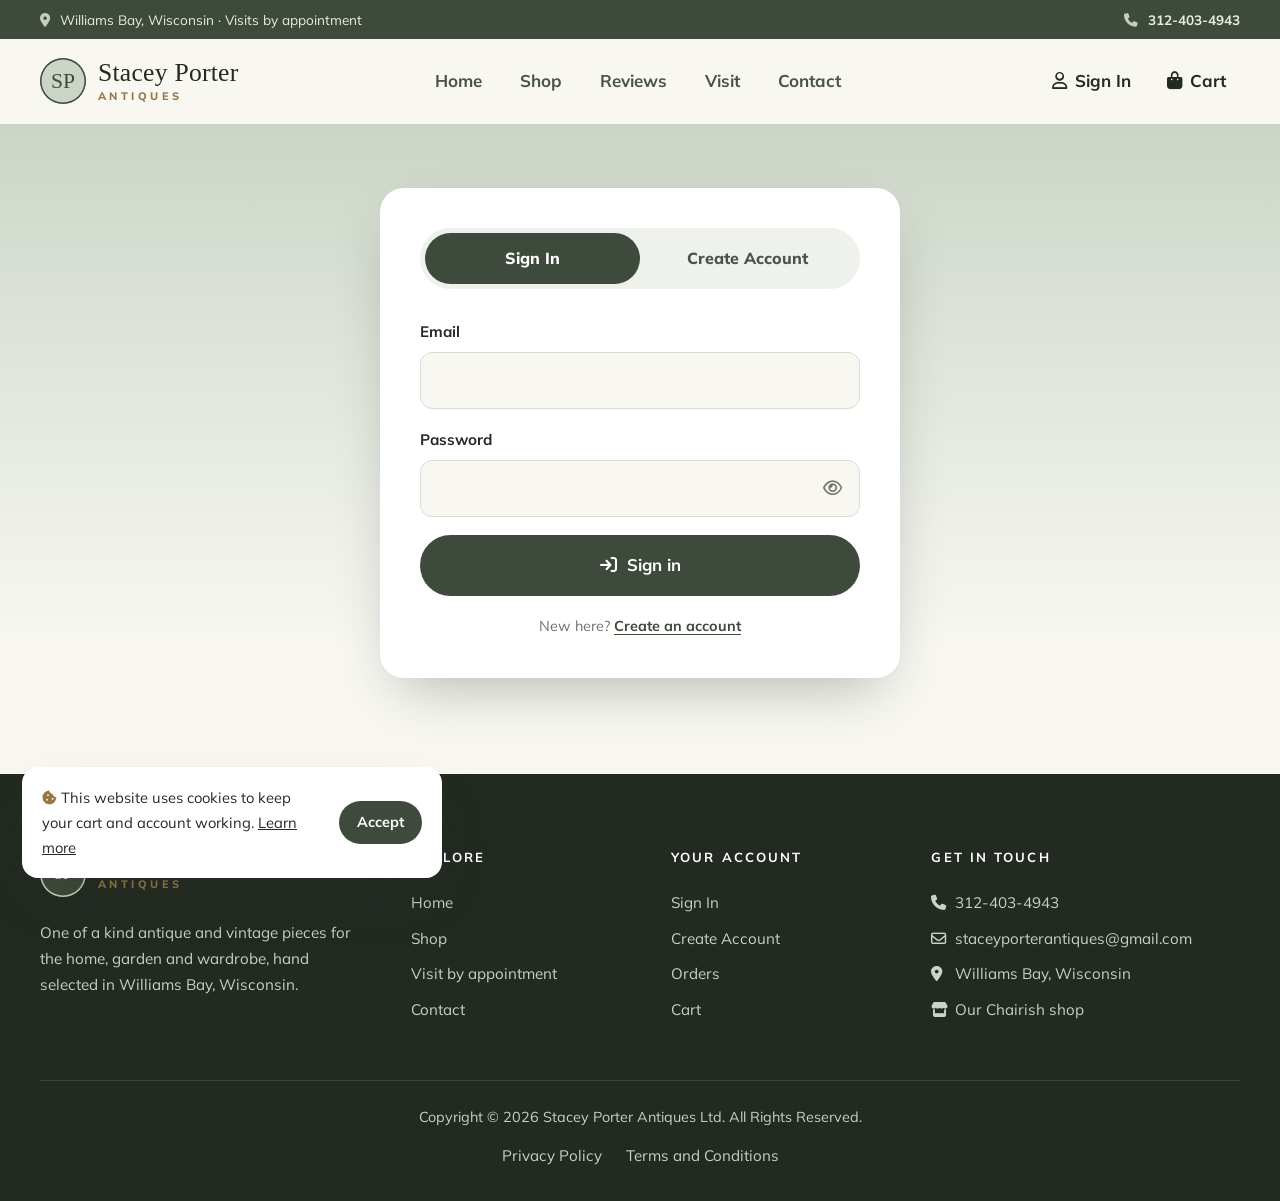
<file: account.html>
<!DOCTYPE html>
<html lang="en">
<head>
<meta charset="utf-8">
<meta name="viewport" content="width=device-width, initial-scale=1">
<title>My Account · Stacey Porter Antiques</title>
<meta name="description" content="Sign in or create an account.">
<meta name="theme-color" content="#ccd4c7">
<link rel="preconnect" href="https://fonts.googleapis.com">
<link rel="preconnect" href="https://fonts.gstatic.com" crossorigin>
<link href="https://fonts.googleapis.com/css2?family=IM+Fell+English:ital@0;1&family=IM+Fell+English+SC&family=Mulish:wght@400;600;700;800&display=swap" rel="stylesheet">
<link rel="stylesheet" href="https://cdnjs.cloudflare.com/ajax/libs/font-awesome/6.5.2/css/all.min.css">
<link rel="stylesheet" href="assets/style.css">
<link rel="icon" href="data:image/svg+xml,<svg xmlns='http://www.w3.org/2000/svg' viewBox='0 0 64 64'><circle cx='32' cy='32' r='30' fill='%23ccd4c7' stroke='%233e4a3b' stroke-width='3'/><text x='32' y='41' font-family='Georgia' font-size='24' font-weight='700' text-anchor='middle' fill='%233e4a3b'>SP</text></svg>">
</head>
<body data-page="account">
<div id="header-slot"></div>
<main id="main">
<section class="acct-page"><div class="wrap" id="acctWrap"></div></section>
</main>
<div id="footer-slot"></div>
<script src="assets/data.js"></script>
<script src="assets/app.js"></script>
</body>
</html>
</file>
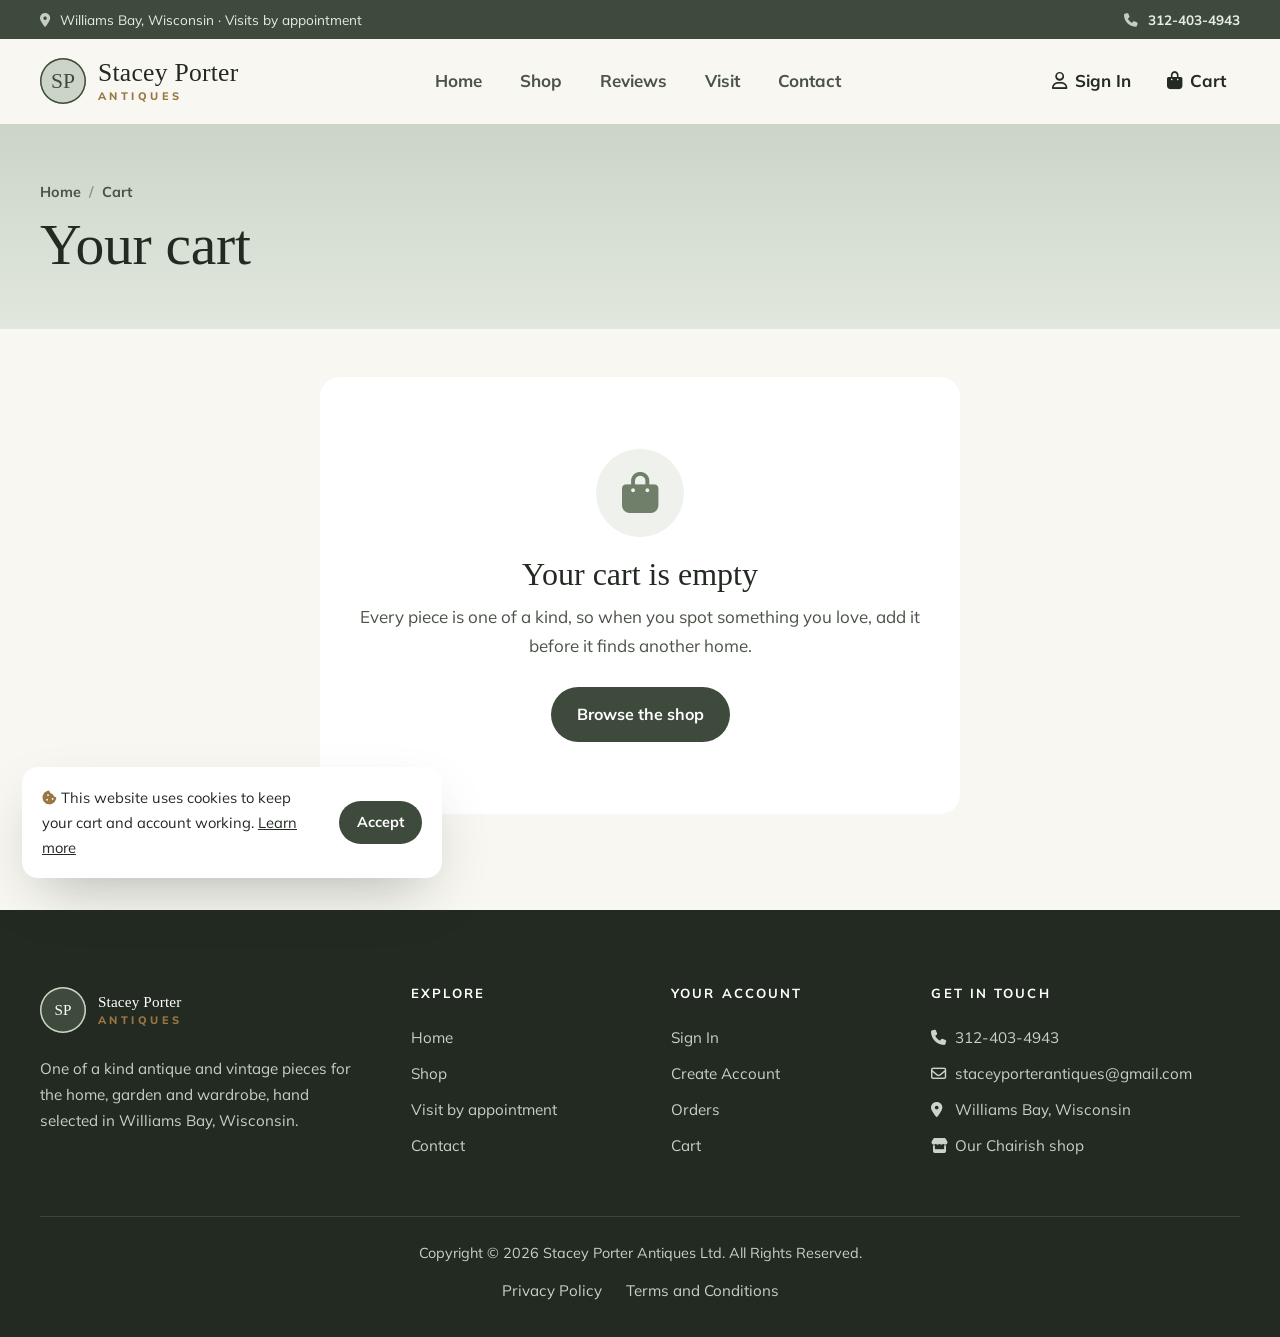
<file: cart.html>
<!DOCTYPE html>
<html lang="en">
<head>
<meta charset="utf-8">
<meta name="viewport" content="width=device-width, initial-scale=1">
<title>Cart · Stacey Porter Antiques</title>
<meta name="description" content="Your cart at Stacey Porter Antiques.">
<meta name="theme-color" content="#ccd4c7">
<link rel="preconnect" href="https://fonts.googleapis.com">
<link rel="preconnect" href="https://fonts.gstatic.com" crossorigin>
<link href="https://fonts.googleapis.com/css2?family=IM+Fell+English:ital@0;1&family=IM+Fell+English+SC&family=Mulish:wght@400;600;700;800&display=swap" rel="stylesheet">
<link rel="stylesheet" href="https://cdnjs.cloudflare.com/ajax/libs/font-awesome/6.5.2/css/all.min.css">
<link rel="stylesheet" href="assets/style.css">
<link rel="icon" href="data:image/svg+xml,<svg xmlns='http://www.w3.org/2000/svg' viewBox='0 0 64 64'><circle cx='32' cy='32' r='30' fill='%23ccd4c7' stroke='%233e4a3b' stroke-width='3'/><text x='32' y='41' font-family='Georgia' font-size='24' font-weight='700' text-anchor='middle' fill='%233e4a3b'>SP</text></svg>">
</head>
<body data-page="cart">
<div id="header-slot"></div>
<main id="main">

<section class="page-hero">
  <div class="wrap">
    <nav class="crumbs reveal" aria-label="Breadcrumb"><a href="index.html">Home</a><span aria-hidden="true">/</span><span>Cart</span></nav>
    <h1 class="reveal" style="--d:80ms">Your cart</h1>
  </div>
</section>
<section class="wrap" style="padding:48px 0 96px" id="cartWrap"></section>

</main>
<div id="footer-slot"></div>
<script src="assets/data.js"></script>
<script src="assets/app.js"></script>
</body>
</html>
</file>
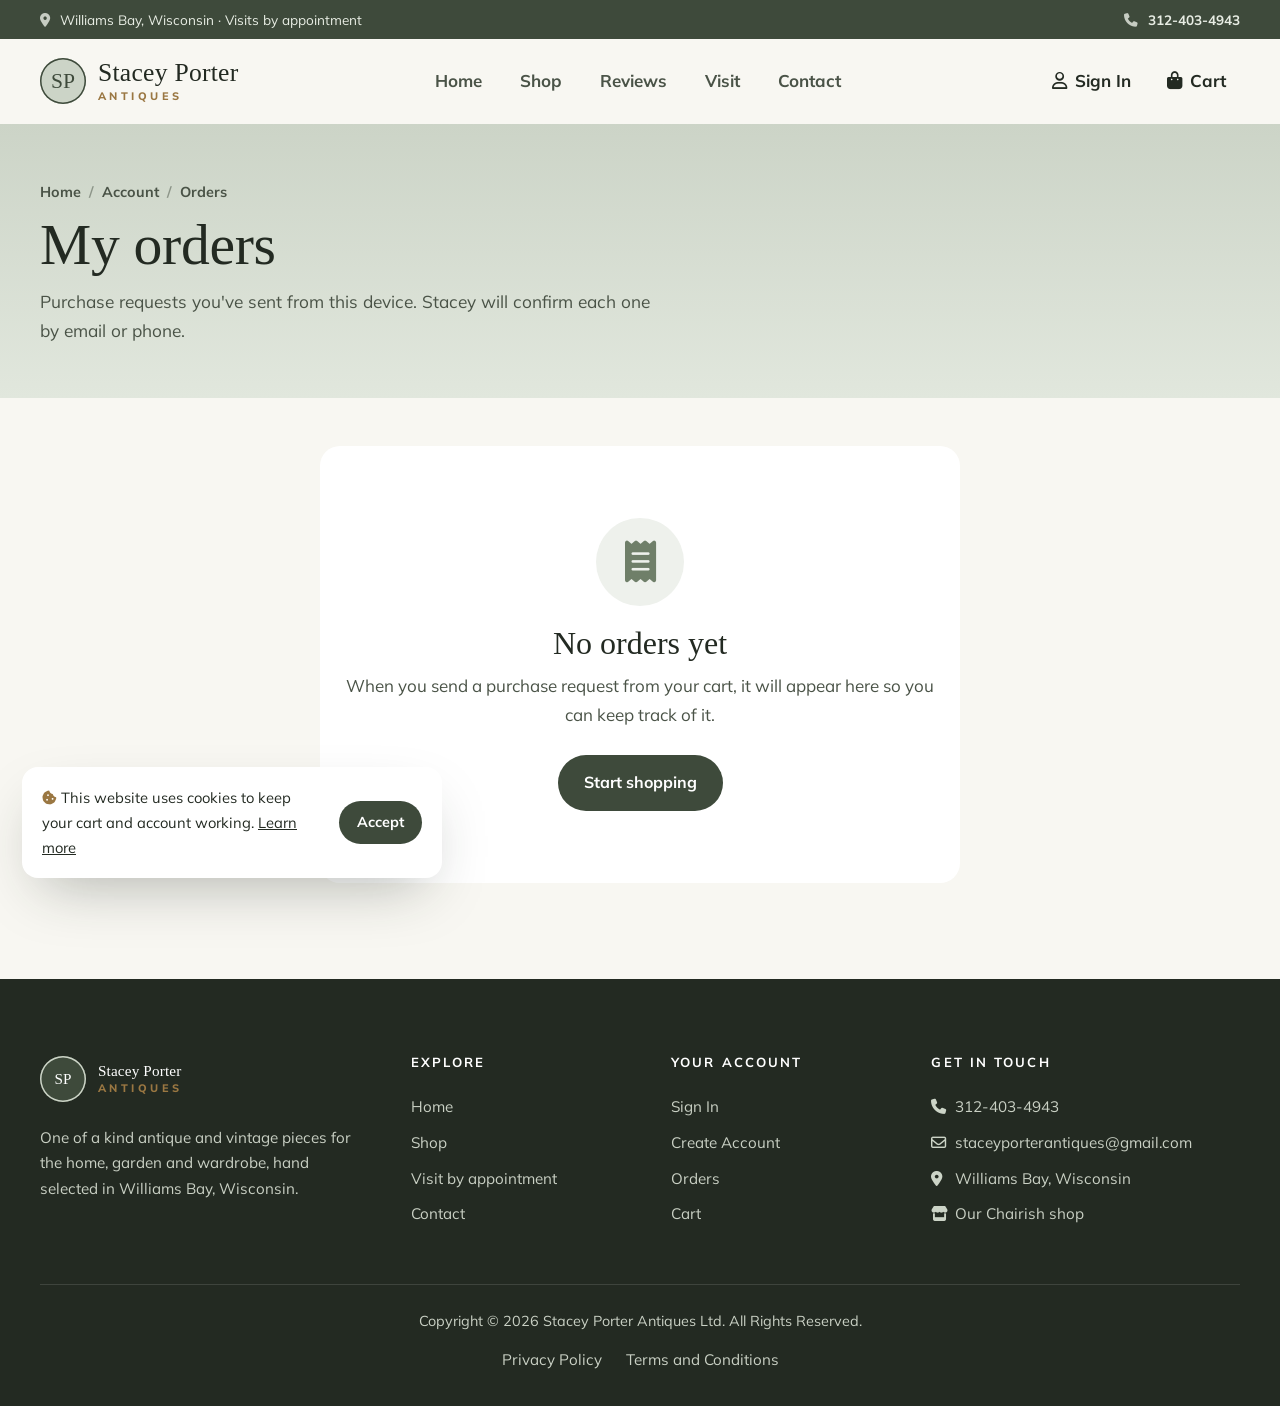
<file: orders.html>
<!DOCTYPE html>
<html lang="en">
<head>
<meta charset="utf-8">
<meta name="viewport" content="width=device-width, initial-scale=1">
<title>Orders · Stacey Porter Antiques</title>
<meta name="description" content="Your purchase requests.">
<meta name="theme-color" content="#ccd4c7">
<link rel="preconnect" href="https://fonts.googleapis.com">
<link rel="preconnect" href="https://fonts.gstatic.com" crossorigin>
<link href="https://fonts.googleapis.com/css2?family=IM+Fell+English:ital@0;1&family=IM+Fell+English+SC&family=Mulish:wght@400;600;700;800&display=swap" rel="stylesheet">
<link rel="stylesheet" href="https://cdnjs.cloudflare.com/ajax/libs/font-awesome/6.5.2/css/all.min.css">
<link rel="stylesheet" href="assets/style.css">
<link rel="icon" href="data:image/svg+xml,<svg xmlns='http://www.w3.org/2000/svg' viewBox='0 0 64 64'><circle cx='32' cy='32' r='30' fill='%23ccd4c7' stroke='%233e4a3b' stroke-width='3'/><text x='32' y='41' font-family='Georgia' font-size='24' font-weight='700' text-anchor='middle' fill='%233e4a3b'>SP</text></svg>">
</head>
<body data-page="orders">
<div id="header-slot"></div>
<main id="main">

<section class="page-hero">
  <div class="wrap">
    <nav class="crumbs reveal" aria-label="Breadcrumb"><a href="index.html">Home</a><span aria-hidden="true">/</span><a href="account.html">Account</a><span aria-hidden="true">/</span><span>Orders</span></nav>
    <h1 class="reveal" style="--d:80ms">My orders</h1>
    <p class="reveal" style="--d:160ms">Purchase requests you've sent from this device. Stacey will confirm each one by email or phone.</p>
  </div>
</section>
<section class="wrap" style="padding:48px 0 96px"><div class="orders" id="ordersWrap"></div></section>

</main>
<div id="footer-slot"></div>
<script src="assets/data.js"></script>
<script src="assets/app.js"></script>
</body>
</html>
</file>
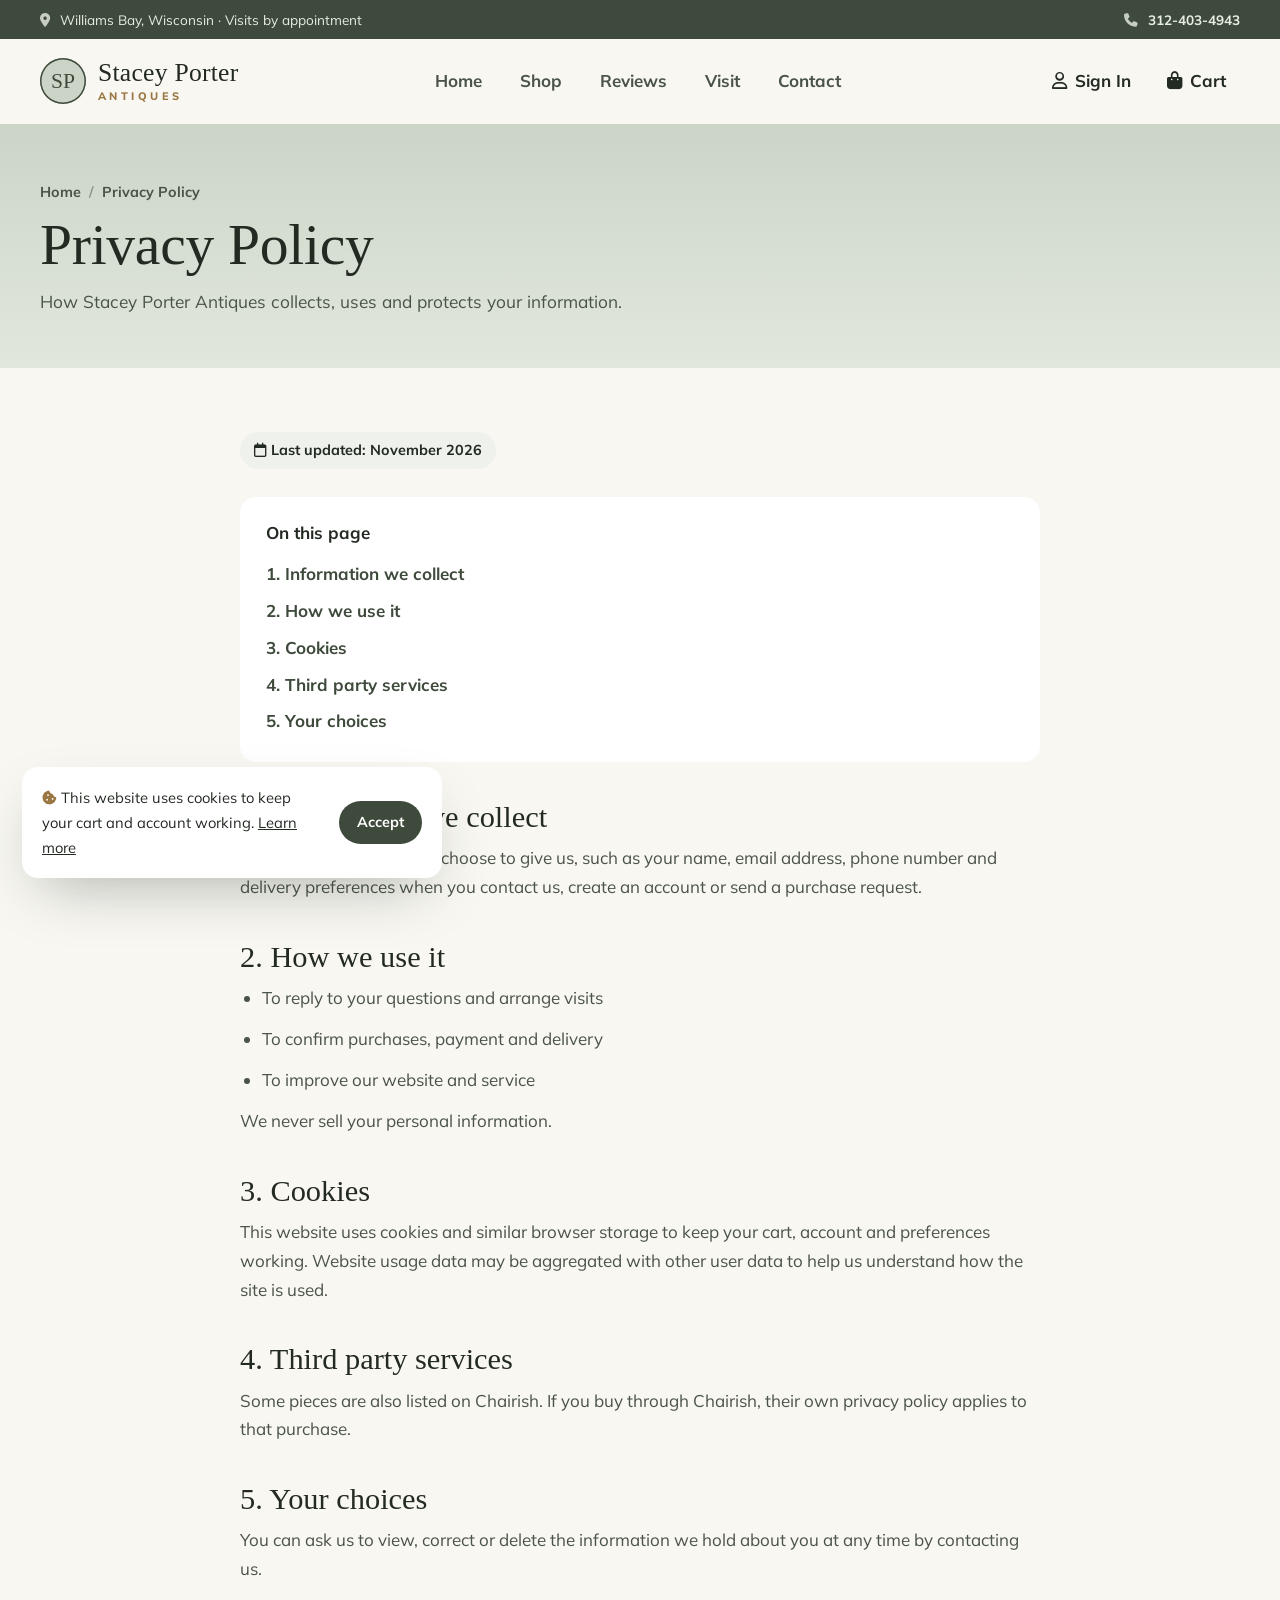
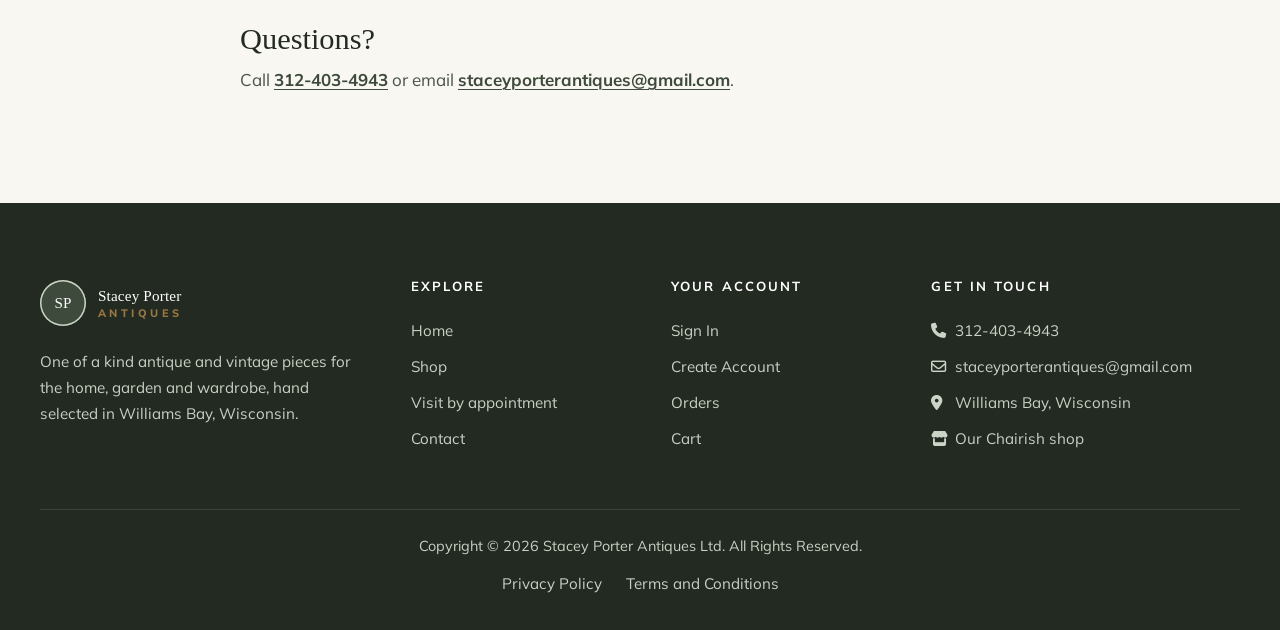
<file: privacy-policy.html>
<!DOCTYPE html>
<html lang="en">
<head>
<meta charset="utf-8">
<meta name="viewport" content="width=device-width, initial-scale=1">
<title>Privacy Policy · Stacey Porter Antiques</title>
<meta name="description" content="Privacy policy.">
<meta name="theme-color" content="#ccd4c7">
<link rel="preconnect" href="https://fonts.googleapis.com">
<link rel="preconnect" href="https://fonts.gstatic.com" crossorigin>
<link href="https://fonts.googleapis.com/css2?family=IM+Fell+English:ital@0;1&family=IM+Fell+English+SC&family=Mulish:wght@400;600;700;800&display=swap" rel="stylesheet">
<link rel="stylesheet" href="https://cdnjs.cloudflare.com/ajax/libs/font-awesome/6.5.2/css/all.min.css">
<link rel="stylesheet" href="assets/style.css">
<link rel="icon" href="data:image/svg+xml,<svg xmlns='http://www.w3.org/2000/svg' viewBox='0 0 64 64'><circle cx='32' cy='32' r='30' fill='%23ccd4c7' stroke='%233e4a3b' stroke-width='3'/><text x='32' y='41' font-family='Georgia' font-size='24' font-weight='700' text-anchor='middle' fill='%233e4a3b'>SP</text></svg>">
</head>
<body data-page="privacy">
<div id="header-slot"></div>
<main id="main">

<section class="page-hero"><div class="wrap">
  <nav class="crumbs reveal" aria-label="Breadcrumb"><a href="index.html">Home</a><span aria-hidden="true">/</span><span>Privacy Policy</span></nav>
  <h1 class="reveal" style="--d:80ms">Privacy Policy</h1><p class="reveal" style="--d:160ms">How Stacey Porter Antiques collects, uses and protects your information.</p>
</div></section>
<article class="wrap legal reveal">
  <span class="updated"><i class="fa-regular fa-calendar"></i> Last updated: November 2026</span>
  <nav class="toc" aria-label="Contents"><b>On this page</b><a href="#s0">1. Information we collect</a><a href="#s1">2. How we use it</a><a href="#s2">3. Cookies</a><a href="#s3">4. Third party services</a><a href="#s4">5. Your choices</a></nav>
  <h2 id="s0">1. Information we collect</h2><p>We collect the details you choose to give us, such as your name, email address, phone number and delivery preferences when you contact us, create an account or send a purchase request.</p><h2 id="s1">2. How we use it</h2><ul><li>To reply to your questions and arrange visits</li><li>To confirm purchases, payment and delivery</li><li>To improve our website and service</li></ul><p>We never sell your personal information.</p><h2 id="s2">3. Cookies</h2><p>This website uses cookies and similar browser storage to keep your cart, account and preferences working. Website usage data may be aggregated with other user data to help us understand how the site is used.</p><h2 id="s3">4. Third party services</h2><p>Some pieces are also listed on Chairish. If you buy through Chairish, their own privacy policy applies to that purchase.</p><h2 id="s4">5. Your choices</h2><p>You can ask us to view, correct or delete the information we hold about you at any time by contacting us.</p>
  <h2>Questions?</h2><p>Call <a class="link" href="tel:+13124034943">312-403-4943</a> or email <a class="link" href="mailto:staceyporterantiques@gmail.com">staceyporterantiques@gmail.com</a>.</p>
</article>
</main>
<div id="footer-slot"></div>
<script src="assets/data.js"></script>
<script src="assets/app.js"></script>
</body>
</html>
</file>
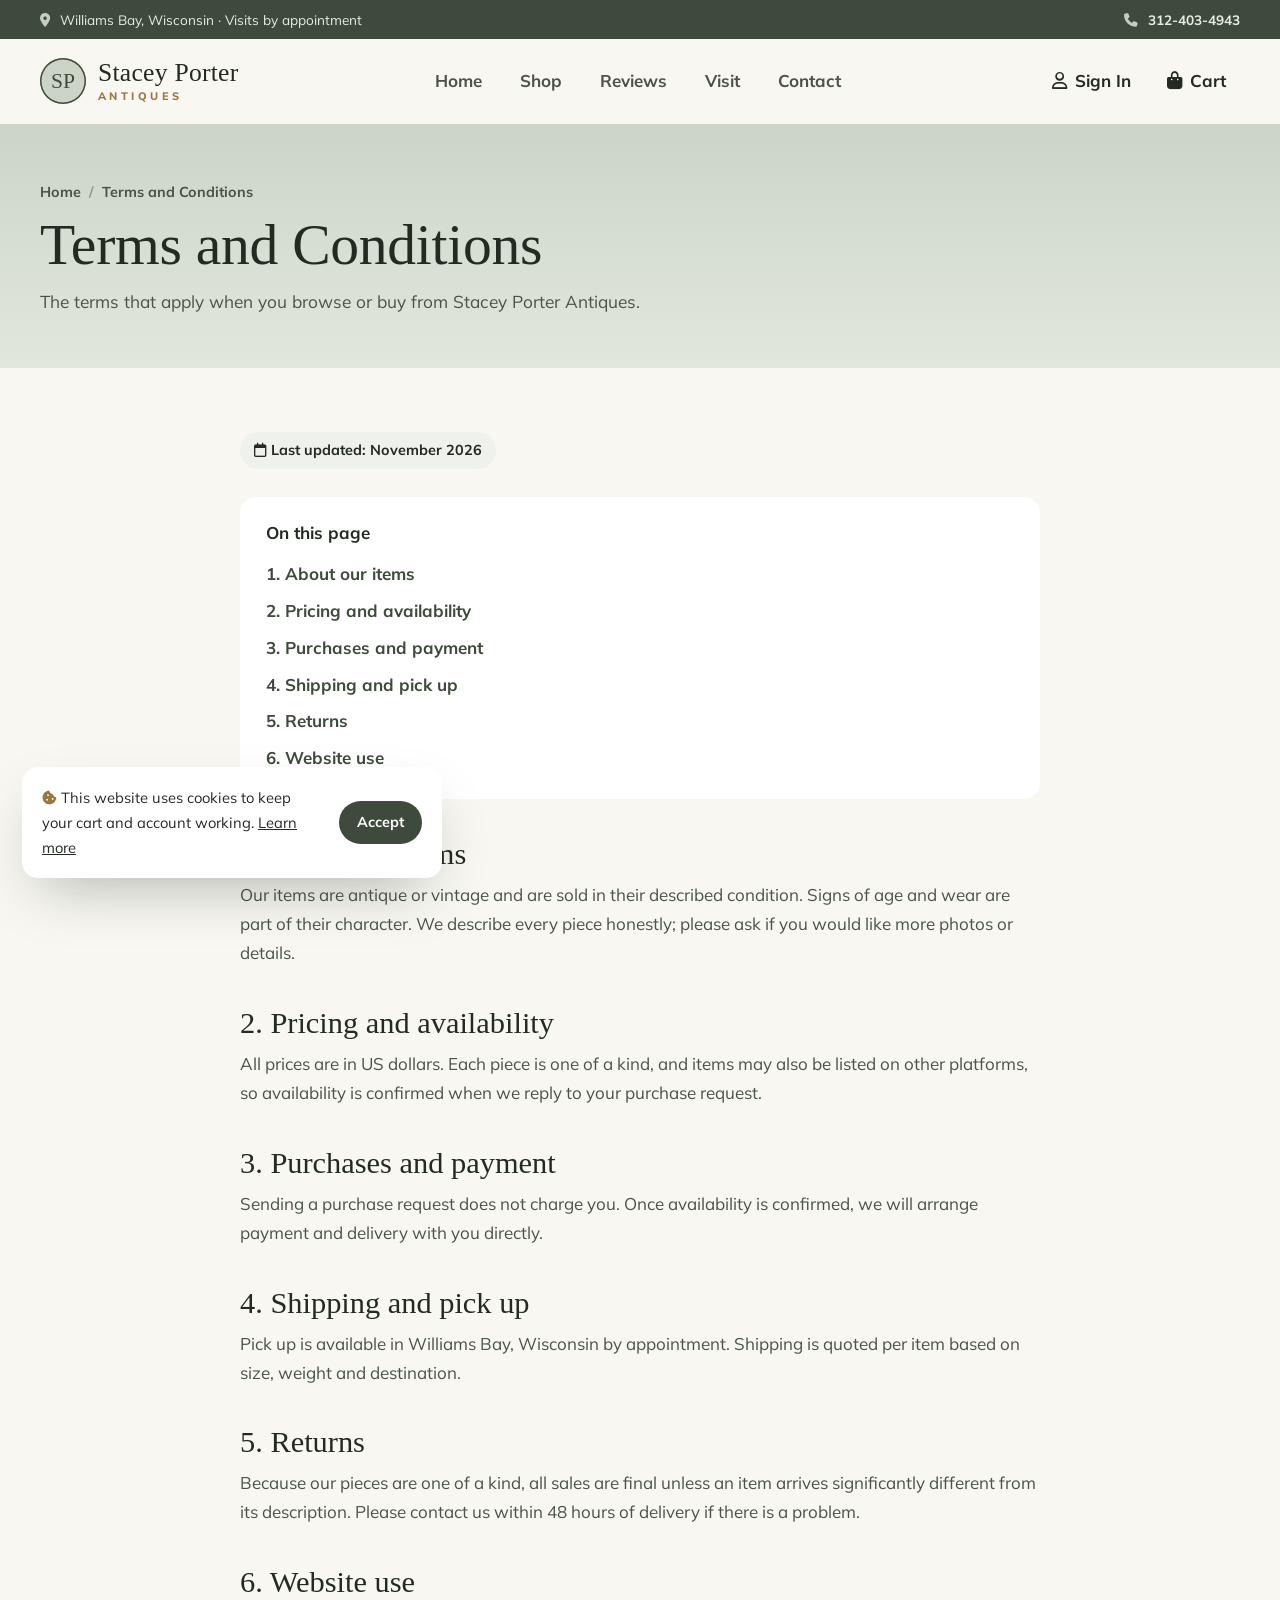
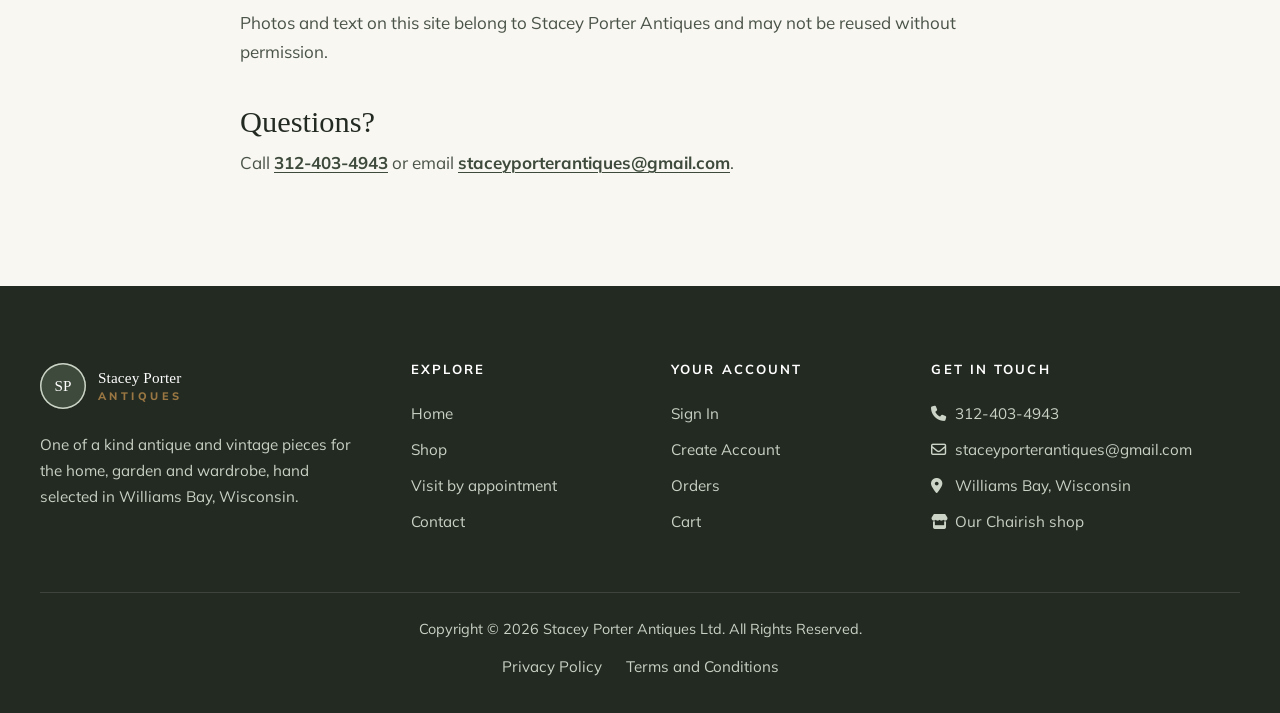
<file: terms-and-conditions.html>
<!DOCTYPE html>
<html lang="en">
<head>
<meta charset="utf-8">
<meta name="viewport" content="width=device-width, initial-scale=1">
<title>Terms and Conditions · Stacey Porter Antiques</title>
<meta name="description" content="Terms and conditions.">
<meta name="theme-color" content="#ccd4c7">
<link rel="preconnect" href="https://fonts.googleapis.com">
<link rel="preconnect" href="https://fonts.gstatic.com" crossorigin>
<link href="https://fonts.googleapis.com/css2?family=IM+Fell+English:ital@0;1&family=IM+Fell+English+SC&family=Mulish:wght@400;600;700;800&display=swap" rel="stylesheet">
<link rel="stylesheet" href="https://cdnjs.cloudflare.com/ajax/libs/font-awesome/6.5.2/css/all.min.css">
<link rel="stylesheet" href="assets/style.css">
<link rel="icon" href="data:image/svg+xml,<svg xmlns='http://www.w3.org/2000/svg' viewBox='0 0 64 64'><circle cx='32' cy='32' r='30' fill='%23ccd4c7' stroke='%233e4a3b' stroke-width='3'/><text x='32' y='41' font-family='Georgia' font-size='24' font-weight='700' text-anchor='middle' fill='%233e4a3b'>SP</text></svg>">
</head>
<body data-page="terms">
<div id="header-slot"></div>
<main id="main">

<section class="page-hero"><div class="wrap">
  <nav class="crumbs reveal" aria-label="Breadcrumb"><a href="index.html">Home</a><span aria-hidden="true">/</span><span>Terms and Conditions</span></nav>
  <h1 class="reveal" style="--d:80ms">Terms and Conditions</h1><p class="reveal" style="--d:160ms">The terms that apply when you browse or buy from Stacey Porter Antiques.</p>
</div></section>
<article class="wrap legal reveal">
  <span class="updated"><i class="fa-regular fa-calendar"></i> Last updated: November 2026</span>
  <nav class="toc" aria-label="Contents"><b>On this page</b><a href="#s0">1. About our items</a><a href="#s1">2. Pricing and availability</a><a href="#s2">3. Purchases and payment</a><a href="#s3">4. Shipping and pick up</a><a href="#s4">5. Returns</a><a href="#s5">6. Website use</a></nav>
  <h2 id="s0">1. About our items</h2><p>Our items are antique or vintage and are sold in their described condition. Signs of age and wear are part of their character. We describe every piece honestly; please ask if you would like more photos or details.</p><h2 id="s1">2. Pricing and availability</h2><p>All prices are in US dollars. Each piece is one of a kind, and items may also be listed on other platforms, so availability is confirmed when we reply to your purchase request.</p><h2 id="s2">3. Purchases and payment</h2><p>Sending a purchase request does not charge you. Once availability is confirmed, we will arrange payment and delivery with you directly.</p><h2 id="s3">4. Shipping and pick up</h2><p>Pick up is available in Williams Bay, Wisconsin by appointment. Shipping is quoted per item based on size, weight and destination.</p><h2 id="s4">5. Returns</h2><p>Because our pieces are one of a kind, all sales are final unless an item arrives significantly different from its description. Please contact us within 48 hours of delivery if there is a problem.</p><h2 id="s5">6. Website use</h2><p>Photos and text on this site belong to Stacey Porter Antiques and may not be reused without permission.</p>
  <h2>Questions?</h2><p>Call <a class="link" href="tel:+13124034943">312-403-4943</a> or email <a class="link" href="mailto:staceyporterantiques@gmail.com">staceyporterantiques@gmail.com</a>.</p>
</article>
</main>
<div id="footer-slot"></div>
<script src="assets/data.js"></script>
<script src="assets/app.js"></script>
</body>
</html>
</file>
<file: assets/style.css>
/* Stacey Porter Antiques: shared styles
   Theme kept from the original site: soft sage (#ccd4c7) with deep green ink */
:root{
  --sage:#ccd4c7; --sage-50:#eef1ec; --sage-100:#e1e7dd; --sage-600:#6f7f69; --sage-800:#3e4a3b;
  --ink:#232a22; --ink-2:#4a5347; --muted:#6c7468;
  --cream:#f8f7f2; --white:#fff; --brass:#9a7742; --brass-2:#b8955c; --rose:#a2463a;
  --line:#d9ded4;
  --radius:14px; --shadow:0 10px 30px -12px rgba(35,42,34,.22); --shadow-lg:0 24px 60px -20px rgba(35,42,34,.35);
  --serif:"IM Fell English",Georgia,"Times New Roman",serif; --serif-sc:"IM Fell English SC","IM Fell English",Georgia,serif; --sans:"Mulish",system-ui,sans-serif;
  --ease:cubic-bezier(.22,.8,.28,1);
}
*{box-sizing:border-box;margin:0;padding:0}
html{scroll-behavior:smooth;-webkit-text-size-adjust:100%}
body{font-family:var(--sans);font-size:17px;line-height:1.7;color:var(--ink);background:var(--cream);
  opacity:0;animation:pageIn .5s var(--ease) forwards}
body.leaving{animation:none;opacity:0;transition:opacity .25s ease}
@keyframes pageIn{to{opacity:1}}
img{display:block;max-width:100%}
a{color:inherit}
button{font:inherit;cursor:pointer;border:0;background:none;color:inherit}
:focus-visible{outline:3px solid var(--brass);outline-offset:3px;border-radius:6px}
.wrap{width:min(1200px,100% - 48px);margin-inline:auto}
.skip{position:absolute;left:-999px;top:8px;background:var(--ink);color:#fff;padding:10px 16px;border-radius:8px;z-index:200}
.skip:focus{left:12px}
.muted{color:var(--muted)} .small{font-size:.9rem} .center{text-align:center}
h1,h2,h3{font-family:var(--serif);font-weight:600;line-height:1.15;letter-spacing:-.01em;color:var(--ink)}
.eyebrow{font-size:.8rem;font-weight:800;letter-spacing:.16em;text-transform:uppercase;color:var(--brass)}
.section{padding:96px 0}
.section-head{display:flex;justify-content:space-between;align-items:end;gap:24px;margin-bottom:40px;flex-wrap:wrap}
.section-head h2{font-size:clamp(2.1rem,4vw,3rem)}
.section-head p.sub{max-width:520px;color:var(--ink-2);margin-top:8px}

/* buttons */
.btn{display:inline-flex;align-items:center;justify-content:center;gap:10px;padding:14px 26px;border-radius:999px;
  background:var(--sage-800);color:#fff;font-weight:700;text-decoration:none;font-size:1rem;
  transition:transform .3s var(--ease),background .3s,box-shadow .3s}
.btn:hover{background:var(--ink);transform:translateY(-2px);box-shadow:var(--shadow)}
.btn:active{transform:translateY(0)}
.btn-ghost{background:transparent;color:var(--ink);box-shadow:inset 0 0 0 1.5px var(--ink)}
.btn-ghost:hover{background:var(--ink);color:#fff}
.btn-light{background:#fff;color:var(--ink)} .btn-light:hover{background:var(--sage);color:var(--ink)}
.btn-lg{padding:16px 30px;font-size:1.05rem} .btn-sm{padding:9px 18px;font-size:.9rem}
.btn-block{width:100%}
.btn.added{background:var(--brass)}
.link{color:var(--sage-800);font-weight:700;text-decoration:underline;text-underline-offset:3px;text-decoration-thickness:1px;transition:color .2s}
.link:hover{color:var(--brass)}
.link.danger:hover{color:var(--rose)}

/* top bar + header */
.topbar{background:var(--sage-800);color:#e8ede4;font-size:.85rem}
.topbar .wrap{display:flex;justify-content:space-between;gap:16px;padding:8px 0}
.topbar a{text-decoration:none;font-weight:700} .topbar a:hover{color:#fff}
.topbar i{margin-right:6px;opacity:.8}
.topbar-email{display:none}
@keyframes topbarSwap{
  0%,45%{transform:translateY(0);opacity:1}
  50%{transform:translateY(-100%);opacity:0}
  50.01%,95%{transform:translateY(100%);opacity:0}
  100%{transform:translateY(0);opacity:1}
}
.site-header{position:sticky;top:0;z-index:50;background:rgba(248,247,242,.92);backdrop-filter:blur(10px);
  border-bottom:1px solid transparent;transition:box-shadow .3s,border-color .3s}
.site-header.scrolled{border-color:var(--line);box-shadow:0 6px 24px -18px rgba(0,0,0,.4)}
.head-row{display:flex;align-items:center;justify-content:space-between;gap:24px;height:84px;transition:height .3s}
.scrolled .head-row{height:70px}
.logo{display:flex;align-items:center;gap:12px;text-decoration:none}
.logo-mark{width:46px;height:46px;border-radius:50%;display:grid;place-items:center;background:var(--sage);color:var(--sage-800);
  font-family:var(--serif);font-weight:700;font-size:1.25rem;box-shadow:inset 0 0 0 1.5px var(--sage-800),inset 0 0 0 4px var(--sage);
  transition:transform .5s var(--ease)}
.logo:hover .logo-mark{transform:rotate(-12deg)}
.logo-text{font-family:var(--serif);font-size:1.55rem;font-weight:700;line-height:1;display:flex;flex-direction:column}
.logo-text small{font-family:var(--sans);font-size:.68rem;font-weight:800;letter-spacing:.32em;text-transform:uppercase;color:var(--brass);margin-top:5px}
.main-nav{display:flex;gap:6px}
.main-nav a{position:relative;text-decoration:none;font-weight:700;padding:8px 16px;border-radius:999px;color:var(--ink-2);transition:color .25s,background .25s}
.main-nav a:hover{color:var(--ink);background:var(--sage-50)}
.main-nav a.is-active{color:var(--ink);background:var(--sage)}
.head-actions{display:flex;align-items:center;gap:8px}
.icon-btn{position:relative;display:inline-flex;align-items:center;gap:8px;height:46px;padding:0 14px;border-radius:999px;
  font-weight:700;text-decoration:none;transition:background .25s}
.icon-btn:hover{background:var(--sage-50)}
.icon-btn i{font-size:1.1rem}
.badge{position:absolute;top:2px;right:-6px;min-width:20px;height:20px;padding:0 6px;border-radius:99px;background:var(--brass);color:#fff;
  font-size:.72rem;display:grid;place-items:center;transform:scale(0);transition:transform .3s var(--ease)}
.badge.show{transform:scale(1)} .badge.pop.show{animation:pop .45s var(--ease)}
@keyframes pop{50%{transform:scale(1.35)}}
.acct{position:relative}
.acct-menu{position:absolute;right:0;top:calc(100% + 10px);min-width:220px;background:#fff;border-radius:var(--radius);box-shadow:var(--shadow-lg);
  padding:8px;opacity:0;visibility:hidden;transform:translateY(-8px);transition:.25s var(--ease)}
.acct-menu.open{opacity:1;visibility:visible;transform:none}
.acct-menu a,.acct-menu button{display:flex;gap:12px;align-items:center;width:100%;padding:11px 14px;border-radius:10px;text-decoration:none;font-weight:600;text-align:left}
.acct-menu a:hover,.acct-menu button:hover{background:var(--sage-50)}
.acct-menu i{width:18px;color:var(--sage-600)}
.burger{display:none}
.drawer{position:fixed;inset:0;z-index:100;background:rgba(35,42,34,.45);-webkit-backdrop-filter:blur(4px);backdrop-filter:blur(4px);
  opacity:0;visibility:hidden;transition:.3s}
.drawer.open{opacity:1;visibility:visible}
.drawer-panel{position:absolute;right:0;top:0;bottom:0;width:min(340px,86vw);background:var(--cream);padding:20px 16px 28px;display:flex;flex-direction:column;
  border-radius:24px 0 0 24px;box-shadow:-20px 0 60px -20px rgba(35,42,34,.45);
  overflow-y:auto;overscroll-behavior:contain;-webkit-overflow-scrolling:touch;
  transform:translateX(100%);transition:transform .4s var(--ease)}
.drawer.open .drawer-panel{transform:none}
.drawer-head{display:flex;align-items:center;justify-content:space-between;padding:0 4px 0 8px;margin-bottom:8px}
.drawer-title{font-size:.75rem;font-weight:800;letter-spacing:.24em;text-transform:uppercase;color:var(--muted)}
.drawer-close{width:42px;height:42px;padding:0;justify-content:center;background:var(--sage-50)}
.drawer nav{display:flex;flex-direction:column;gap:4px}
.drawer-section{font-size:.72rem;font-weight:800;letter-spacing:.18em;text-transform:uppercase;color:var(--brass);margin:18px 8px 6px}
.drawer nav a{display:flex;align-items:center;gap:14px;padding:10px 12px 10px 8px;border-radius:14px;text-decoration:none;
  font-family:var(--sans);font-size:1rem;font-weight:700;color:var(--ink);transition:background .25s,color .25s}
.drawer nav a:hover,.drawer nav a:focus-visible{background:var(--sage-50)}
.drawer-ico{width:40px;height:40px;border-radius:12px;display:grid;place-items:center;flex:none;background:var(--white);
  color:var(--sage-800);box-shadow:inset 0 0 0 1px var(--line);transition:background .25s,color .25s}
.drawer-label{flex:1}
.drawer-arrow{font-size:.75rem;color:var(--muted);opacity:.6;transition:transform .25s var(--ease)}
.drawer nav a:hover .drawer-arrow{transform:translateX(3px)}
.drawer nav a.is-active{background:var(--sage-100);color:var(--sage-800)}
.drawer nav a.is-active .drawer-ico{background:var(--sage-800);color:#fff;box-shadow:none}
.drawer.open nav a{animation:drawerIn .45s var(--ease) both}
.drawer.open nav a:nth-of-type(2){animation-delay:40ms}
.drawer.open nav a:nth-of-type(3){animation-delay:80ms}
.drawer.open nav a:nth-of-type(4){animation-delay:120ms}
.drawer.open nav a:nth-of-type(5){animation-delay:160ms}
.drawer.open nav a:nth-of-type(6){animation-delay:200ms}
.drawer.open nav a:nth-of-type(7){animation-delay:240ms}
.drawer.open nav a:nth-of-type(8){animation-delay:280ms}
.drawer.open nav a:nth-of-type(9){animation-delay:320ms}
@keyframes drawerIn{from{opacity:0;transform:translateX(16px)}to{opacity:1;transform:none}}
.drawer-contact{margin-top:auto;display:grid;gap:10px}
.drawer-contact a{text-decoration:none;font-weight:700}

/* hero */
.hero{position:relative;padding:72px 0 96px;overflow:hidden;background:linear-gradient(180deg,var(--sage) 0%,var(--sage-100) 70%,var(--cream) 100%)}
.hero-grid{display:grid;grid-template-columns:1.05fr 1fr;gap:64px;align-items:center}
.hero h1{font-size:clamp(2.8rem,6vw,4.8rem);margin:16px 0 22px}
.hero h1 em{font-style:italic;color:var(--sage-800)}
.hero .lead{font-size:1.15rem;color:var(--ink-2);max-width:520px}
.hero-ctas{display:flex;gap:14px;flex-wrap:wrap;margin:34px 0 40px}
.hero-facts{display:flex;gap:36px;flex-wrap:wrap}
.hero-facts b{display:block;font-family:var(--serif);font-size:2.2rem;line-height:1;color:var(--ink)}
.hero-facts span{font-size:.9rem;color:var(--ink-2);font-weight:600}
.hero-art{position:relative;display:grid;grid-template-columns:1.25fr 1fr;grid-template-rows:1fr 1fr;gap:16px;height:560px}
.hero-art figure{border-radius:20px;overflow:hidden;background:#fff;box-shadow:var(--shadow-lg);position:relative}
.hero-art figure:first-child{grid-row:span 2}
.hero-art img{width:100%;height:100%;object-fit:cover;transition:transform 1.2s var(--ease)}
.hero-art figure:hover img{transform:scale(1.06)}
.hero-art figcaption{position:absolute;left:12px;bottom:12px;background:rgba(255,255,255,.94);padding:6px 12px;border-radius:99px;font-size:.8rem;font-weight:700}
.hero-badge{position:absolute;left:-28px;bottom:36px;background:var(--ink);color:#fff;border-radius:16px;padding:14px 18px;display:flex;gap:12px;align-items:center;box-shadow:var(--shadow-lg);
  animation:floaty 5s ease-in-out infinite}
.hero-badge i{color:var(--brass-2);font-size:1.4rem}
.hero-badge b{display:block;font-size:.95rem} .hero-badge span{font-size:.8rem;opacity:.75}
@keyframes floaty{50%{transform:translateY(-8px)}}

/* trust strip */
.trust{background:#fff;border-block:1px solid var(--line)}
.trust .wrap{display:grid;grid-template-columns:repeat(4,1fr);gap:0}
.trust div{display:flex;gap:14px;align-items:center;padding:26px 20px;border-right:1px solid var(--line)}
.trust div:last-child{border:0}
.trust i{font-size:1.5rem;color:var(--sage-800);width:46px;height:46px;border-radius:50%;background:var(--sage-50);display:grid;place-items:center;flex:none}
.trust b{display:block;line-height:1.3} .trust span{font-size:.88rem;color:var(--muted)}

/* categories */
.cats{display:grid;grid-template-columns:repeat(5,1fr);gap:18px}
.cat{position:relative;border-radius:var(--radius);overflow:hidden;aspect-ratio:3/4;background:#fff;text-decoration:none;box-shadow:var(--shadow)}
.cat img{width:100%;height:100%;object-fit:cover;transition:transform .9s var(--ease)}
.cat::after{content:"";position:absolute;inset:0;background:linear-gradient(180deg,transparent 45%,rgba(30,36,29,.82))}
.cat:hover img{transform:scale(1.08)}
.cat-label{position:absolute;left:18px;right:18px;bottom:16px;z-index:1;color:#fff;font-family:var(--serif);font-size:1.45rem;font-weight:600;line-height:1.2}
.cat-label i{font-size:.95rem;margin-right:4px;color:var(--brass-2)}
.cat-label small{display:flex;align-items:center;gap:8px;font-family:var(--sans);font-size:.85rem;font-weight:700;opacity:.85;margin-top:4px}
.cat-label small i{color:#fff;transition:transform .3s}
.cat:hover .cat-label small i{transform:translateX(5px)}

/* product cards */
.grid{display:grid;grid-template-columns:repeat(4,1fr);gap:28px}
.card{background:#fff;border-radius:var(--radius);overflow:hidden;display:flex;flex-direction:column;box-shadow:0 1px 0 var(--line);
  transition:transform .4s var(--ease),box-shadow .4s}
.card:hover{transform:translateY(-6px);box-shadow:var(--shadow-lg)}
.card-media{position:relative;display:block;aspect-ratio:1;background:var(--sage-50);overflow:hidden}
.card-media img{position:absolute;inset:0;width:100%;height:100%;object-fit:contain;padding:14px;mix-blend-mode:multiply;transition:opacity .6s,transform .8s var(--ease)}
.card-media img.alt{opacity:0}
.card:hover .card-media img{transform:scale(1.04)}
.card:hover .card-media img.alt{opacity:1}
.card:hover .card-media img:not(.alt):has(+ .alt){opacity:0}
.tag{position:absolute;top:12px;left:12px;font-size:.72rem;font-weight:800;letter-spacing:.08em;text-transform:uppercase;padding:5px 10px;border-radius:99px}
.tag-sale{background:var(--rose);color:#fff}
.card-view{position:absolute;left:12px;right:12px;bottom:12px;background:rgba(35,42,34,.9);color:#fff;text-align:center;padding:10px;border-radius:10px;font-weight:700;font-size:.9rem;
  opacity:0;transform:translateY(10px);transition:.35s var(--ease)}
.card:hover .card-view,.card-media:focus-visible .card-view{opacity:1;transform:none}
.card-body{padding:18px 18px 20px;display:flex;flex-direction:column;flex:1}
.card-meta{font-size:.78rem;font-weight:800;letter-spacing:.08em;text-transform:uppercase;color:var(--sage-600)}
.card h3{font-size:1.3rem;margin:6px 0 14px;flex:1}
.card h3 a{text-decoration:none;background:linear-gradient(currentColor,currentColor) 0 100%/0 1px no-repeat;transition:background-size .4s}
.card h3 a:hover{background-size:100% 1px}
.card-foot{display:flex;justify-content:space-between;align-items:center;gap:10px}
.price{font-weight:800;font-size:1.1rem;color:var(--ink)}
.price s{color:var(--muted);font-weight:600;font-size:.9rem;margin-left:4px}
.add-btn{display:inline-flex;align-items:center;gap:7px;padding:9px 15px;border-radius:99px;background:var(--sage-50);color:var(--sage-800);font-weight:800;font-size:.88rem;
  transition:background .25s,color .25s,transform .25s}
.add-btn:hover{background:var(--sage-800);color:#fff;transform:scale(1.04)}
.add-btn.added{background:var(--brass);color:#fff}

/* story */
.story{background:var(--sage-800);color:#e9eee5;position:relative;overflow:hidden}
.story-grid{display:grid;grid-template-columns:1fr 1fr;gap:72px;align-items:center}
.story h2{color:#fff;font-size:clamp(2.2rem,4vw,3.2rem);margin:14px 0 22px}
.story p{color:#d5ddd0;margin-bottom:16px;font-size:1.08rem}
.story .eyebrow{color:var(--brass-2)}
.story-img{border-radius:20px;overflow:hidden;box-shadow:var(--shadow-lg);aspect-ratio:4/3;background:var(--sage)}
.story-img img{width:100%;height:100%;object-fit:cover}
.story ul{list-style:none;display:grid;grid-template-columns:1fr 1fr;gap:12px 24px;margin:26px 0 34px}
.story li{display:flex;gap:10px;align-items:center;font-weight:700;color:#fff}
.story li i{color:var(--brass-2)}

/* visit + contact */
.visit-grid{display:grid;grid-template-columns:1fr 1.15fr;gap:40px;align-items:start}
.visit-card{background:var(--sage);border-radius:20px;padding:44px;position:sticky;top:110px}
.visit-card h2{font-size:clamp(2rem,3.5vw,2.6rem);margin:12px 0 16px}
.visit-card p{color:var(--ink-2)}
.contact-list{display:grid;gap:14px;margin:28px 0}
.contact-list a,.contact-list div{display:flex;gap:16px;align-items:center;padding:16px 18px;background:rgba(255,255,255,.65);border-radius:12px;text-decoration:none;transition:background .25s,transform .25s}
.contact-list a:hover{background:#fff;transform:translateX(4px)}
.contact-list i{width:42px;height:42px;border-radius:50%;display:grid;place-items:center;background:var(--sage-800);color:#fff;flex:none}
.contact-list small{display:block;font-size:.8rem;color:var(--muted);font-weight:700;text-transform:uppercase;letter-spacing:.08em}
.contact-list b{font-weight:700;word-break:break-word}
.form-card{background:#fff;border-radius:20px;padding:44px;box-shadow:var(--shadow)}
.form-card h2{font-size:2.3rem;margin-bottom:6px}
.form-grid{display:grid;grid-template-columns:1fr 1fr;gap:0 18px;margin-top:24px}
.form-grid .full{grid-column:1/-1}
.field{margin-bottom:18px;border:0}
.field label,.field legend{display:block;font-weight:700;font-size:.95rem;margin-bottom:7px}
.field input,.field select,.field textarea{width:100%;font:inherit;font-size:1rem;padding:14px 16px;border-radius:12px;border:1.5px solid var(--line);background:var(--cream);color:var(--ink);
  transition:border-color .25s,background .25s,box-shadow .25s}
.field textarea{min-height:140px;resize:vertical}
.field input:hover,.field select:hover,.field textarea:hover{border-color:var(--sage-600)}
.field input:focus,.field select:focus,.field textarea:focus{outline:0;border-color:var(--sage-800);background:#fff;box-shadow:0 0 0 4px rgba(111,127,105,.18)}
.field .err{display:none;color:var(--rose);font-size:.85rem;font-weight:700;margin-top:6px}
.field.error input,.field.error textarea{border-color:var(--rose)}
.field.error .err{display:block;animation:shake .35s}
@keyframes shake{25%{transform:translateX(-4px)}75%{transform:translateX(4px)}}
.radios label{display:flex;gap:10px;align-items:center;font-weight:600;padding:12px 14px;border:1.5px solid var(--line);border-radius:12px;margin-bottom:8px;cursor:pointer;transition:.2s}
.radios label:has(input:checked){border-color:var(--sage-800);background:var(--sage-50)}
.radios input{accent-color:var(--sage-800);width:18px;height:18px}
.done{display:flex;gap:12px;align-items:center;background:var(--sage-50);padding:14px 16px;border-radius:12px;margin-top:14px;font-weight:700;color:var(--sage-800)}

/* page hero (inner pages) */
.page-hero{background:linear-gradient(180deg,var(--sage),var(--sage-100));padding:56px 0 52px}
.page-hero h1{font-size:clamp(2.4rem,5vw,3.6rem);margin-top:8px}
.page-hero p{color:var(--ink-2);max-width:620px;margin-top:10px;font-size:1.08rem}
.crumbs{display:flex;flex-wrap:wrap;gap:8px;font-size:.9rem;font-weight:700;color:var(--ink-2)}
.crumbs a{text-decoration:none} .crumbs a:hover{color:var(--brass)}
.crumbs span[aria-hidden]{opacity:.5}

/* shop toolbar */
.toolbar{position:sticky;top:70px;z-index:20;background:rgba(248,247,242,.95);backdrop-filter:blur(10px);padding:18px 0;border-bottom:1px solid var(--line)}
.tool-row{display:flex;gap:14px;align-items:center;flex-wrap:wrap}
.search{flex:1;min-width:240px;position:relative}
.search i{position:absolute;left:18px;top:50%;transform:translateY(-50%);color:var(--muted)}
.search input{width:100%;font:inherit;padding:14px 18px 14px 48px;border-radius:999px;border:1.5px solid var(--line);background:#fff;transition:.25s}
.search input:focus{outline:0;border-color:var(--sage-800);box-shadow:0 0 0 4px rgba(111,127,105,.18)}
.sort{display:flex;align-items:center;gap:10px;font-weight:700}
.sort select{font:inherit;padding:13px 16px;border-radius:999px;border:1.5px solid var(--line);background:#fff;cursor:pointer}
.cat-select{display:none}
.chips{display:flex;gap:10px;flex-wrap:wrap;margin-top:14px}
.chips button{display:inline-flex;align-items:center;gap:8px;padding:9px 16px;border-radius:999px;background:#fff;border:1.5px solid var(--line);font-weight:700;font-size:.92rem;transition:.25s}
.chips button span{font-size:.75rem;background:var(--sage-50);padding:1px 8px;border-radius:99px}
.chips button:hover{border-color:var(--sage-800)}
.chips button[aria-pressed=true]{background:var(--sage-800);border-color:var(--sage-800);color:#fff}
.chips button[aria-pressed=true] span{background:rgba(255,255,255,.2)}
.result-bar{display:flex;justify-content:space-between;align-items:center;margin:30px 0 22px;flex-wrap:wrap;gap:10px}
.result-bar b{font-size:1.05rem}
#shopGrid{transition:opacity .18s}
#shopGrid.fading{opacity:0}
.more-cta{margin-top:56px;background:var(--sage);border-radius:20px;padding:40px;display:flex;justify-content:space-between;align-items:center;gap:24px;flex-wrap:wrap}
.more-cta h3{font-size:2rem}
.more-cta p{color:var(--ink-2)}

/* empty states */
.empty{grid-column:1/-1;text-align:center;padding:72px 24px;background:#fff;border-radius:20px;max-width:640px;margin:0 auto}
.empty>i{font-size:2.6rem;color:var(--sage-600);width:88px;height:88px;border-radius:50%;background:var(--sage-50);display:grid;place-items:center;margin:0 auto 20px}
.empty h3{font-size:2rem;margin-bottom:10px}
.empty p{color:var(--ink-2);margin-bottom:26px}
.empty.success>i{color:#fff;background:var(--sage-800)}
.row-btns{display:flex;gap:12px;justify-content:center;flex-wrap:wrap}

/* product page */
.product{display:grid;grid-template-columns:1.1fr 1fr;gap:64px;align-items:start;padding:48px 0 80px}
.gallery{position:sticky;top:100px}
.main-img{position:relative;display:block;width:100%;aspect-ratio:1;background:#fff;border-radius:20px;overflow:hidden;cursor:zoom-in;box-shadow:var(--shadow)}
.main-img img{width:100%;height:100%;object-fit:contain;padding:24px;transition:opacity .16s,transform .6s var(--ease)}
.main-img img.swap{opacity:0}
.main-img:hover img{transform:scale(1.03)}
.zoom{position:absolute;right:14px;bottom:14px;background:rgba(35,42,34,.85);color:#fff;font-size:.85rem;font-weight:700;padding:8px 14px;border-radius:99px;opacity:0;transition:.3s}
.main-img:hover .zoom,.main-img:focus-visible .zoom{opacity:1}
.thumbs{display:flex;gap:12px;margin-top:14px;flex-wrap:wrap}
.thumbs button{width:84px;height:84px;border-radius:12px;background:#fff;overflow:hidden;border:2px solid transparent;opacity:.7;transition:.25s}
.thumbs button:hover{opacity:1}
.thumbs button.on{border-color:var(--sage-800);opacity:1}
.thumbs img{width:100%;height:100%;object-fit:contain;padding:6px}
.pinfo h1{font-size:clamp(2.1rem,3.6vw,3rem);margin:10px 0 16px}
.price.big{font-size:1.8rem;display:flex;align-items:center;gap:10px;flex-wrap:wrap}
.save{font-size:.85rem;background:var(--rose);color:#fff;padding:4px 12px;border-radius:99px}
.lead{font-size:1.08rem;color:var(--ink-2);margin:20px 0 26px}
.specs{background:#fff;border-radius:var(--radius);padding:8px 22px;margin-bottom:28px}
.specs div{display:grid;grid-template-columns:170px 1fr;gap:12px;padding:14px 0;border-bottom:1px solid var(--line)}
.specs div:last-child{border:0}
.specs dt{font-weight:700;color:var(--ink-2)} .specs dt i{color:var(--sage-600);width:20px}
.buy{display:flex;gap:12px;flex-wrap:wrap}
.buy .btn{flex:1;min-width:210px}
.assure{list-style:none;margin-top:26px;display:grid;gap:12px}
.assure li{display:flex;gap:12px;align-items:center;color:var(--ink-2)}
.assure i{color:var(--sage-800);width:20px}
.lightbox{position:fixed;inset:0;z-index:150;background:rgba(20,24,19,.92);display:grid;place-items:center;opacity:0;visibility:hidden;transition:.3s}
.lightbox.open{opacity:1;visibility:visible}
.lightbox img{max-width:min(92vw,1000px);max-height:84vh;object-fit:contain;background:#fff;border-radius:14px;padding:16px;transform:scale(.96);transition:transform .4s var(--ease)}
.lightbox.open img{transform:none}
.lb-btn{position:absolute;width:54px;height:54px;border-radius:50%;background:rgba(255,255,255,.14);color:#fff;font-size:1.2rem;transition:background .25s}
.lb-btn:hover{background:rgba(255,255,255,.3)}
#lbClose{top:22px;right:22px} #lbPrev{left:22px;top:50%} #lbNext{right:22px;top:50%}
#lbCount{position:absolute;bottom:22px;color:#fff;font-weight:700}

/* cart */
.cart-grid{display:grid;grid-template-columns:1.5fr 1fr;gap:40px;align-items:start}
.cart-list{display:grid;gap:16px}
.line{display:grid;grid-template-columns:120px 1fr auto;gap:22px;align-items:center;background:#fff;border-radius:var(--radius);padding:16px;transition:opacity .3s,transform .3s}
.line.removing{opacity:0;transform:translateX(-30px)}
.line-img{width:120px;height:120px;border-radius:10px;background:var(--sage-50);overflow:hidden}
.line-img img{width:100%;height:100%;object-fit:contain;padding:8px;mix-blend-mode:multiply}
.line h3{font-size:1.35rem;margin:4px 0}
.line h3 a{text-decoration:none} .line h3 a:hover{color:var(--sage-600)}
.line .muted{font-size:.9rem}
.line-end{text-align:right;display:grid;gap:10px;justify-items:end}
.back{margin-top:6px;text-decoration:none}
.summary{background:#fff;border-radius:20px;padding:32px;box-shadow:var(--shadow);position:sticky;top:100px}
.summary h2{font-size:2rem;margin-bottom:16px}
.summary h3{font-size:1.5rem;margin:26px 0 4px}
.sum-row{display:flex;justify-content:space-between;padding:11px 0;border-bottom:1px solid var(--line);color:var(--ink-2)}
.sum-row.total{border:0;font-weight:800;color:var(--ink);font-size:1.15rem}
.summary form .muted{margin-bottom:18px}
.secure{text-align:center;color:var(--muted);margin-top:12px}

/* account */
.acct-page{padding:64px 0 96px;background:linear-gradient(180deg,var(--sage) 0,var(--sage-100) 260px,var(--cream) 520px)}
.panel{background:#fff;max-width:520px;margin:0 auto;border-radius:24px;padding:40px;box-shadow:var(--shadow-lg);text-align:left}
.tabs{position:relative;display:grid;grid-template-columns:1fr 1fr;background:var(--sage-50);border-radius:999px;padding:5px;margin-bottom:30px}
.tabs button{position:relative;z-index:1;padding:12px 8px;border-radius:999px;font-weight:800;color:var(--ink-2);transition:color .3s;
  white-space:nowrap;font-size:clamp(.85rem,3.6vw,1rem)}
.tabs button[aria-selected=true]{color:#fff}
.tab-ink{position:absolute;top:5px;bottom:5px;left:5px;width:calc(50% - 5px);background:var(--sage-800);border-radius:999px;transition:transform .4s var(--ease)}
.tabs:has(#tabUp[aria-selected=true]) .tab-ink{transform:translateX(100%)}
.only-up{display:none}
form.up .only-up{display:block;animation:fadeUp .35s var(--ease)}
@keyframes fadeUp{from{opacity:0;transform:translateY(8px)}}
.pass{position:relative}
.eye{position:absolute;right:8px;top:50%;transform:translateY(-50%);width:40px;height:40px;border-radius:50%;color:var(--muted)}
.eye:hover{background:var(--sage-50)}
#authAlt{margin-top:18px}
.avatar{width:80px;height:80px;border-radius:50%;background:var(--sage);color:var(--sage-800);display:grid;place-items:center;font-family:var(--serif);font-size:2.4rem;font-weight:700;margin-bottom:18px}
.panel h1{font-size:2.4rem}
.acct-tiles{display:grid;grid-template-columns:repeat(3,1fr);gap:12px;margin:28px 0}
.acct-tiles a{display:grid;gap:4px;padding:18px;border-radius:14px;background:var(--sage-50);text-decoration:none;transition:.25s}
.acct-tiles a:hover{background:var(--sage);transform:translateY(-3px)}
.acct-tiles i{font-size:1.3rem;color:var(--sage-800);margin-bottom:6px}
.acct-tiles span{font-size:.85rem;color:var(--muted)}

/* orders */
.orders{display:grid;gap:20px;max-width:900px;margin:0 auto}
.order{background:#fff;border-radius:18px;overflow:hidden;box-shadow:0 1px 0 var(--line)}
.order header,.order footer{display:flex;justify-content:space-between;align-items:center;gap:12px;padding:18px 24px;flex-wrap:wrap}
.order header{border-bottom:1px solid var(--line)}
.order header div{display:grid}
.order footer{background:var(--sage-50)}
.status{background:#f4ecdc;color:#7a5a24;font-weight:800;font-size:.85rem;padding:6px 14px;border-radius:99px}
.order-items a{display:grid;grid-template-columns:64px 1fr auto;gap:16px;align-items:center;padding:12px 24px;text-decoration:none;transition:background .2s}
.order-items a:hover{background:var(--cream)}
.order-items img{width:64px;height:64px;object-fit:contain;background:var(--sage-50);border-radius:10px;padding:4px}

/* legal */
.legal{max-width:800px;margin:0 auto;padding:64px 0 96px}
.legal h2{font-size:1.9rem;margin:38px 0 10px}
.legal p,.legal li{color:var(--ink-2);margin-bottom:12px}
.legal ul{padding-left:22px}
.legal .updated{display:inline-block;background:var(--sage-50);padding:6px 14px;border-radius:99px;font-weight:700;font-size:.9rem}
.toc{background:#fff;border-radius:16px;padding:22px 26px;margin:28px 0}
.toc b{display:block;margin-bottom:8px}
.toc a{display:block;padding:4px 0;text-decoration:none;color:var(--sage-800);font-weight:700}
.toc a:hover{color:var(--brass)}

/* footer */
.site-footer{background:var(--ink);color:#c9d0c4;padding:72px 0 28px;margin-top:0}
.foot-grid{display:grid;grid-template-columns:1.5fr 1fr 1fr 1.4fr;gap:40px}
.logo-light .logo-text{color:#fff}
.logo-light .logo-mark{background:var(--sage-800);color:#fff;box-shadow:inset 0 0 0 1.5px var(--sage),inset 0 0 0 4px var(--sage-800)}
.foot-note{margin-top:18px;max-width:320px;font-size:.95rem}
.site-footer h4{color:#fff;font-size:.82rem;letter-spacing:.16em;text-transform:uppercase;margin-bottom:16px}
.site-footer a,.site-footer span{display:block;text-decoration:none;padding:5px 0;font-size:.95rem;transition:color .2s,transform .2s;word-break:break-word}
.site-footer a:hover{color:#fff;transform:translateX(3px)}
.site-footer i{width:20px;color:var(--sage)}
.foot-bottom{border-top:1px solid rgba(255,255,255,.12);margin-top:52px;padding-top:24px;text-align:center;font-size:.9rem}
.foot-bottom p+p{margin-top:8px}
.foot-bottom p a{display:inline-block;margin:0 12px}

/* misc */
.to-top{position:fixed;right:22px;bottom:22px;width:50px;height:50px;border-radius:50%;background:var(--sage-800);color:#fff;z-index:40;box-shadow:var(--shadow);
  opacity:0;transform:translateY(16px);pointer-events:none;transition:.35s var(--ease)}
.to-top.show{opacity:1;transform:none;pointer-events:auto}
.to-top:hover{background:var(--ink)}
.toasts{position:fixed;left:50%;bottom:24px;transform:translateX(-50%);z-index:160;display:grid;gap:10px;width:max-content;max-width:92vw}
.toast{display:flex;gap:12px;align-items:center;background:var(--ink);color:#fff;padding:14px 20px;border-radius:14px;box-shadow:var(--shadow-lg);font-weight:700;
  opacity:0;transform:translateY(20px);transition:.35s var(--ease)}
.toast.in{opacity:1;transform:none}
.toast i{color:var(--brass-2)}
.toast a{color:var(--sage);margin-left:6px}
.cookie{position:fixed;left:22px;bottom:22px;z-index:90;max-width:420px;background:#fff;border-radius:16px;box-shadow:var(--shadow-lg);padding:18px 20px;display:flex;gap:16px;align-items:center;
  opacity:0;transform:translateY(20px);transition:.4s var(--ease);font-size:.92rem}
.cookie.in{opacity:1;transform:none}
.cookie i{color:var(--brass)}
.reveal{opacity:0;transform:translateY(26px);transition:opacity .8s var(--ease),transform .8s var(--ease);transition-delay:var(--d,0ms)}
.reveal.in{opacity:1;transform:none}

/* responsive */
@media (max-width:1100px){
  .grid{grid-template-columns:repeat(3,1fr)}
  .cats{grid-template-columns:repeat(3,1fr)}
  .cats .cat:nth-child(n+4){aspect-ratio:16/10}
  .foot-grid{grid-template-columns:1fr 1fr}
}
@media (max-width:900px){
  .main-nav,.hide-sm{display:none}
  .burger{display:inline-flex}
  .hero-grid,.story-grid,.visit-grid,.product,.cart-grid{grid-template-columns:1fr;gap:44px}
  .hero-art{height:440px}
  .hero-badge{left:12px}
  .trust .wrap{grid-template-columns:1fr 1fr}
  .trust div:nth-child(2){border-right:0}
  .trust div:nth-child(-n+2){border-bottom:1px solid var(--line)}
  .grid{grid-template-columns:repeat(2,1fr);gap:18px}
  .visit-card,.gallery,.summary{position:static}
  .section{padding:72px 0}
  .toolbar{top:70px}
}
@media (max-width:600px){
  body{font-size:16px}
  .wrap{width:min(1200px,100% - 32px)}
  .topbar span{display:none} .topbar .wrap{justify-content:center}
  .topbar-contact{position:relative;width:100%;height:1.7em;overflow:hidden}
  .topbar-contact a{position:absolute;inset:0;display:flex;align-items:center;justify-content:center;animation:topbarSwap 8s var(--ease) infinite}
  .topbar-contact .topbar-email{animation-delay:-4s}
  .drawer-contact{display:none}
  .head-row{height:72px} .logo-text{font-size:1.3rem} .logo-mark{width:40px;height:40px;font-size:1.05rem}
  .icon-btn{padding:0 10px}
  .hero{padding:44px 0 64px}
  .hero-art{height:340px;gap:10px}
  .hero-facts{gap:24px}
  .trust .wrap{grid-template-columns:1fr}
  .trust div{border-right:0;border-bottom:1px solid var(--line)}
  .cats{grid-template-columns:1fr 1fr}
  .cats .cat:nth-child(n+4){aspect-ratio:3/4}
  .cats .cat:last-child{grid-column:1/-1;aspect-ratio:16/9}
  .grid{gap:12px}
  .card-body{padding:12px 12px 14px}
  .card h3{font-size:1.08rem}
  .card-foot{flex-direction:column;align-items:flex-start}
  .add-btn{width:100%;justify-content:center}
  .card-view{display:none}
  .form-card,.visit-card,.panel,.summary{padding:26px}
  .form-grid{grid-template-columns:1fr}
  .story ul{grid-template-columns:1fr}
  .specs div{grid-template-columns:1fr;gap:2px}
  .line{grid-template-columns:84px 1fr;gap:14px}
  .line-img{width:84px;height:84px}
  .line-end{grid-column:1/-1;display:flex;justify-content:space-between;align-items:center}
  .acct-tiles{grid-template-columns:1fr}
  .foot-grid{grid-template-columns:1fr}
  .cookie{left:12px;right:12px;bottom:12px}
  .sort span{display:none}
  .toolbar{position:static}
  .chips{display:none}
  .tool-row{display:grid;grid-template-columns:1fr 1fr;gap:10px}
  .tool-row .search{grid-column:1/-1;min-width:0}
  .tool-row .sort{display:block;min-width:0}
  .tool-row .sort select{width:100%}
}
@media (prefers-reduced-motion:reduce){
  *,*::before,*::after{animation-duration:.01ms!important;animation-iteration-count:1!important;transition-duration:.01ms!important;scroll-behavior:auto!important}
  .reveal{opacity:1;transform:none}
  body{opacity:1}
  .topbar-contact a{animation:none!important}
  .topbar-contact .topbar-email{display:none}
}
.done[hidden]{display:none}
.site-footer .logo{display:flex;transform:none}
.site-footer .logo-mark{display:grid;padding:0}
.site-footer .logo-text{display:flex;padding:0}
.site-footer .logo-text small{display:block;padding:0}

/* section anchors clear the sticky header */
#reviews,#visit,#contact{scroll-margin-top:72px}

/* reviews */
.reviews{background:var(--sage-50)}
.rev-layout{display:grid;grid-template-columns:320px 1fr;gap:32px;align-items:stretch}
.rev-score{background:var(--sage-800);color:#e9eee5;border-radius:20px;padding:34px;display:flex;flex-direction:column}
.rev-score .muted{color:#c9d3c3}
.rev-big{font-family:var(--sans);font-size:4.6rem;font-weight:700;line-height:1;color:#fff}
.stars{color:var(--brass-2);letter-spacing:3px;margin:8px 0}
.rev-facts{list-style:none;display:grid;gap:14px;margin:26px 0;flex:1}
.rev-facts li{display:flex;gap:14px;align-items:center}
.rev-facts i{width:40px;height:40px;border-radius:50%;background:rgba(255,255,255,.1);display:grid;place-items:center;color:var(--brass-2);flex:none}
.rev-facts b{display:block;color:#fff;line-height:1.3}
.rev-facts span{font-size:.9rem}
.rev-score .btn{background:#fff;color:var(--ink)}
.rev-score .btn:hover{background:var(--sage)}
.rev-main{display:flex;flex-direction:column}
.rev-track{display:grid;grid-template-columns:1fr 1fr;gap:20px;flex:1;transition:opacity .2s,transform .2s}
.rev-track.fade{opacity:0;transform:translateX(12px)}
.rev-card{position:relative;background:#fff;border-radius:20px;padding:32px;display:flex;flex-direction:column;box-shadow:0 1px 0 var(--line);transition:transform .35s var(--ease),box-shadow .35s}
.rev-card:hover{transform:translateY(-5px);box-shadow:var(--shadow-lg)}
.rev-card .q{font-size:2rem;color:var(--sage)}
.rev-card blockquote{font-family:var(--sans);font-size:1rem;line-height:1.7;color:var(--ink);margin:8px 0 22px;flex:1}
.rev-card figcaption{display:flex;gap:12px;align-items:center;border-top:1px solid var(--line);padding-top:18px}
.rev-av{width:46px;height:46px;border-radius:50%;background:var(--sage);color:var(--sage-800);display:grid;place-items:center;font-family:var(--serif);font-weight:700;font-size:1.3rem;flex:none}
.rev-card figcaption b{display:block;line-height:1.3}
.rev-card figcaption small{color:var(--muted);font-size:.85rem}
.sample-tag{position:absolute;top:18px;right:18px;font-size:.7rem;font-weight:800;letter-spacing:.1em;text-transform:uppercase;background:#f4ecdc;color:#7a5a24;padding:4px 10px;border-radius:99px}
.rev-nav{display:flex;align-items:center;justify-content:center;gap:18px;margin-top:24px}
.rev-arrow{width:48px;height:48px;border-radius:50%;background:#fff;box-shadow:inset 0 0 0 1.5px var(--line);transition:.25s}
.rev-arrow:hover:not(:disabled){background:var(--sage-800);color:#fff;box-shadow:none}
.rev-arrow:disabled{opacity:.35;cursor:default}
.rev-dots{display:flex;gap:8px}
.rev-dots button{width:10px;height:10px;border-radius:99px;background:var(--line);transition:width .3s var(--ease),background .3s}
.rev-dots button[aria-selected=true]{width:28px;background:var(--sage-800)}

/* visit */
.visit-grid2{display:grid;grid-template-columns:1fr 1.1fr;gap:40px;align-items:start}
.steps{list-style:none;display:grid;gap:16px}
.steps li{display:flex;gap:20px;background:#fff;border-radius:18px;padding:26px;box-shadow:0 1px 0 var(--line);transition:transform .3s var(--ease),box-shadow .3s}
.steps li:hover{transform:translateX(6px);box-shadow:var(--shadow)}
.steps li>span{width:52px;height:52px;border-radius:50%;background:var(--sage);color:var(--sage-800);font-family:var(--serif);font-size:1.6rem;font-weight:700;display:grid;place-items:center;flex:none}
.steps h3{font-size:1.5rem;margin-bottom:4px}
.steps p{color:var(--ink-2)}
.visit-side{background:#fff;border-radius:20px;overflow:hidden;box-shadow:var(--shadow)}
.map{aspect-ratio:16/10;background:var(--sage-100)}
.map iframe{width:100%;height:100%;border:0;display:block;filter:saturate(.6)}
.visit-info{padding:24px;display:grid;gap:14px}
.visit-info>div{display:flex;gap:14px;align-items:center}
.visit-info i{width:42px;height:42px;border-radius:50%;background:var(--sage-50);color:var(--sage-800);display:grid;place-items:center;flex:none}
.visit-info small{display:block;font-size:.8rem;color:var(--muted);font-weight:700;text-transform:uppercase;letter-spacing:.08em}
.contact{padding-top:0}

/* review modal */
.modal{position:fixed;inset:0;z-index:150;background:rgba(20,24,19,.6);display:grid;place-items:center;padding:16px;opacity:0;visibility:hidden;transition:.3s}
.modal.open{opacity:1;visibility:visible}
.modal-box{position:relative;background:#fff;border-radius:22px;padding:36px;width:min(520px,100%);max-height:92vh;overflow:auto;transform:translateY(20px) scale(.97);transition:transform .4s var(--ease)}
.modal.open .modal-box{transform:none}
.modal-box h2{font-size:2.1rem;margin-bottom:4px}
.modal-box form{margin-top:20px}
.modal-x{position:absolute;top:14px;right:14px}
.rate{display:inline-flex;flex-direction:row-reverse;gap:4px}
.rate input{position:absolute;opacity:0;width:1px;height:1px}
.rate label{font-size:1.8rem;color:var(--line);cursor:pointer;transition:color .2s,transform .2s;margin:0}
.rate label:hover{transform:scale(1.15)}
.rate input:checked~label,.rate label:hover,.rate label:hover~label{color:var(--brass-2)}
.rate input:focus-visible+label{outline:3px solid var(--brass);border-radius:6px}

@media (max-width:1000px){.rev-layout{grid-template-columns:1fr}.visit-grid2{grid-template-columns:1fr}}
@media (max-width:700px){.rev-track{grid-template-columns:1fr}.rev-card{padding:26px}.modal-box{padding:26px}}

/* ===== Antique heading type: IM Fell English (one weight, so never fake-bold it) ===== */
body{font-synthesis:none}
h1,h2,h3,.logo-text,.logo-mark,.hero-facts b,.cat-label,.rev-big,.rev-av,.avatar,.steps li>span,.rev-card blockquote{font-weight:400}
h1,h2,h3{letter-spacing:0;line-height:1.12}
.hero h1{line-height:1.05}
.hero h1 em,.story h2 em{font-style:italic}
.logo-text{font-family:var(--serif-sc);font-size:1.6rem;letter-spacing:.01em}
.logo-mark{font-family:var(--serif-sc);font-size:1.35rem}
.page-hero h1,.section-head h2{letter-spacing:-.005em}
.card h3,.line h3{line-height:1.22}
.card h3,.pinfo h1{font-family:var(--sans);font-weight:700;letter-spacing:-.01em}
.card h3{font-size:1.05rem;line-height:1.4}
.pinfo h1{font-size:clamp(1.7rem,2.8vw,2.3rem);line-height:1.2}
@media (max-width:600px){.card h3{font-size:.95rem}}
.price,.hero-facts b{font-feature-settings:"lnum"}
.hero-facts b{font-family:var(--sans)}

/* ===== quantity stepper ===== */
.qty-row{display:flex;align-items:center;gap:16px;flex-wrap:wrap;margin-bottom:14px}
.qty-row>label{font-weight:800}
.qty{display:inline-flex;align-items:center;background:#fff;border:1.5px solid var(--line);border-radius:999px;padding:4px;transition:border-color .25s,box-shadow .25s}
.qty:focus-within{border-color:var(--sage-800);box-shadow:0 0 0 4px rgba(111,127,105,.18)}
.qty-btn{width:42px;height:42px;border-radius:50%;display:grid;place-items:center;color:var(--sage-800);background:var(--sage-50);transition:background .2s,color .2s,transform .15s}
.qty-btn:hover:not(:disabled){background:var(--sage-800);color:#fff}
.qty-btn:active:not(:disabled){transform:scale(.9)}
.qty-btn:disabled{opacity:.35;cursor:not-allowed}
.qty input{width:56px;border:0;background:transparent;text-align:center;font:inherit;font-weight:800;font-size:1.15rem;color:var(--ink);-moz-appearance:textfield;appearance:textfield}
.qty input::-webkit-outer-spin-button,.qty input::-webkit-inner-spin-button{-webkit-appearance:none;margin:0}
.qty input:focus{outline:0}
.qty input.bump{animation:bump .3s var(--ease)}
@keyframes bump{50%{transform:scale(1.25)}}
.qty-total{font-weight:700;color:var(--ink-2)}
.qty-sm .qty-btn{width:34px;height:34px;font-size:.8rem}
.qty-sm input{width:40px;font-size:1rem}
.in-cart-note{display:flex;gap:8px;align-items:center;color:var(--sage-800);font-weight:700;margin-bottom:16px}
.in-cart-note[hidden]{display:none}
.each{display:block;font-size:.8rem;font-weight:600;color:var(--muted)}
.flash{animation:flash .5s ease}
@keyframes flash{40%{color:var(--brass)}}
@media (max-width:600px){.line-end{flex-wrap:wrap;gap:10px}.qty-row{gap:12px}}
.logo-text{white-space:nowrap}
@media (max-width:600px){.logo-text{font-size:1.25rem}.logo-text small{font-size:.6rem;letter-spacing:.26em}.logo{gap:9px}}
@media (max-width:360px){.logo-text{font-size:1.1rem}}
</file>
